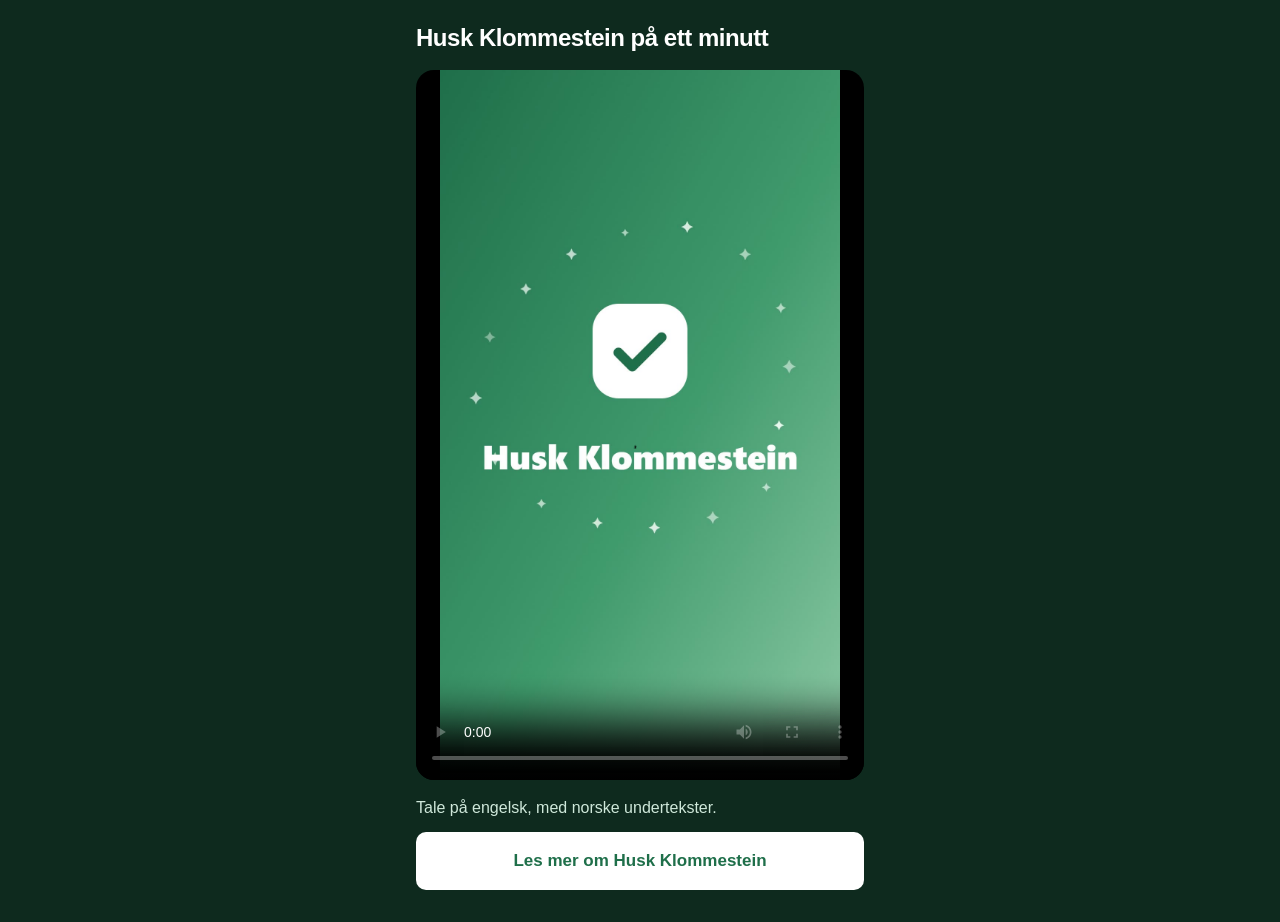
<file: film/index.html>
<!DOCTYPE html>
<html lang="no">
<head>
<meta charset="UTF-8">
<link rel="icon" href="/favicon.svg" type="image/svg+xml">
<link rel="apple-touch-icon" href="/apple-touch-icon.png">
<link rel="manifest" href="/manifest.webmanifest">
<meta name="viewport" content="width=device-width, initial-scale=1, viewport-fit=cover">
<title>Filmen om Husk Klommestein</title>
<meta name="description" content="Sjekklister med bilder. Se filmen (drøyt ett minutt).">
<meta property="og:title" content="Husk Klommestein – se filmen">
<meta property="og:description" content="Sjekklister med bilder.">
<meta property="og:image" content="https://husk.klommestein.no/film/plakat-2.jpg">
<meta property="og:type" content="video.other">
<link rel="stylesheet" href="/css/base.css">
<style>
  body { background: #0e2a1e; color: #fff; }
  .film-page {
    max-width: 480px;
    margin: 0 auto;
    padding: calc(env(safe-area-inset-top) + 20px) 16px calc(env(safe-area-inset-bottom) + 32px);
  }
  .film-page h1 { font-size: 1.5rem; margin: 0 0 14px; }
  .film-page video {
    display: block;
    width: 100%;
    aspect-ratio: 9 / 16;
    max-height: calc(100dvh - 190px);
    margin: 0 auto;
    border-radius: 18px;
    background: #000;
  }
  .film-page p { margin: 16px 0 0; color: #cfe8da; }
  .film-page a { color: #fff; font-weight: 600; }
  .film-page .button { margin-top: 12px; background: #fff; color: #1f6f4a; }
</style>
</head>
<body>
  <main class="film-page">
    <h1>Husk Klommestein på ett minutt</h1>
    <video src="/film/husk-klommestein-2.mp4" poster="/film/plakat-2.jpg" controls playsinline preload="metadata"></video>
    <p>Tale på engelsk, med norske undertekster.</p>
    <a class="button" href="/om/">Les mer om Husk Klommestein</a>
  </main>
</body>
</html>
</file>
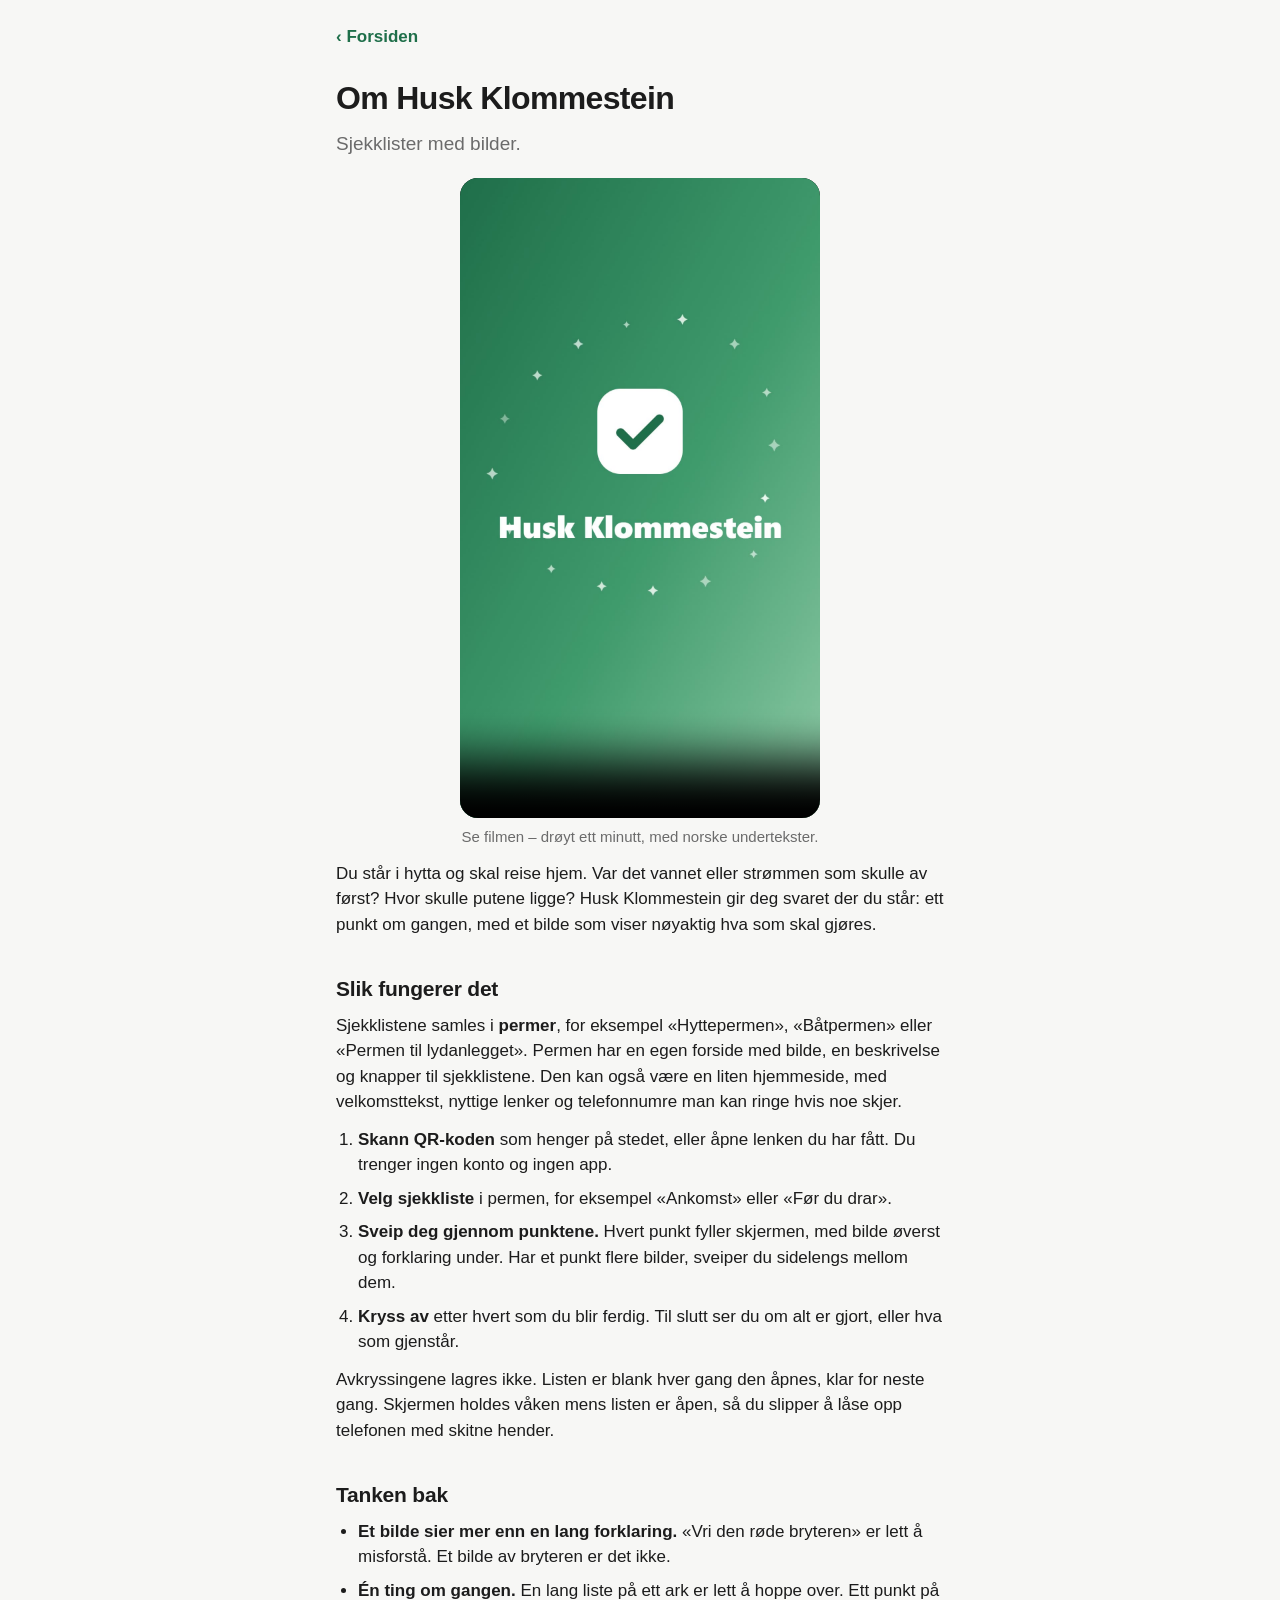
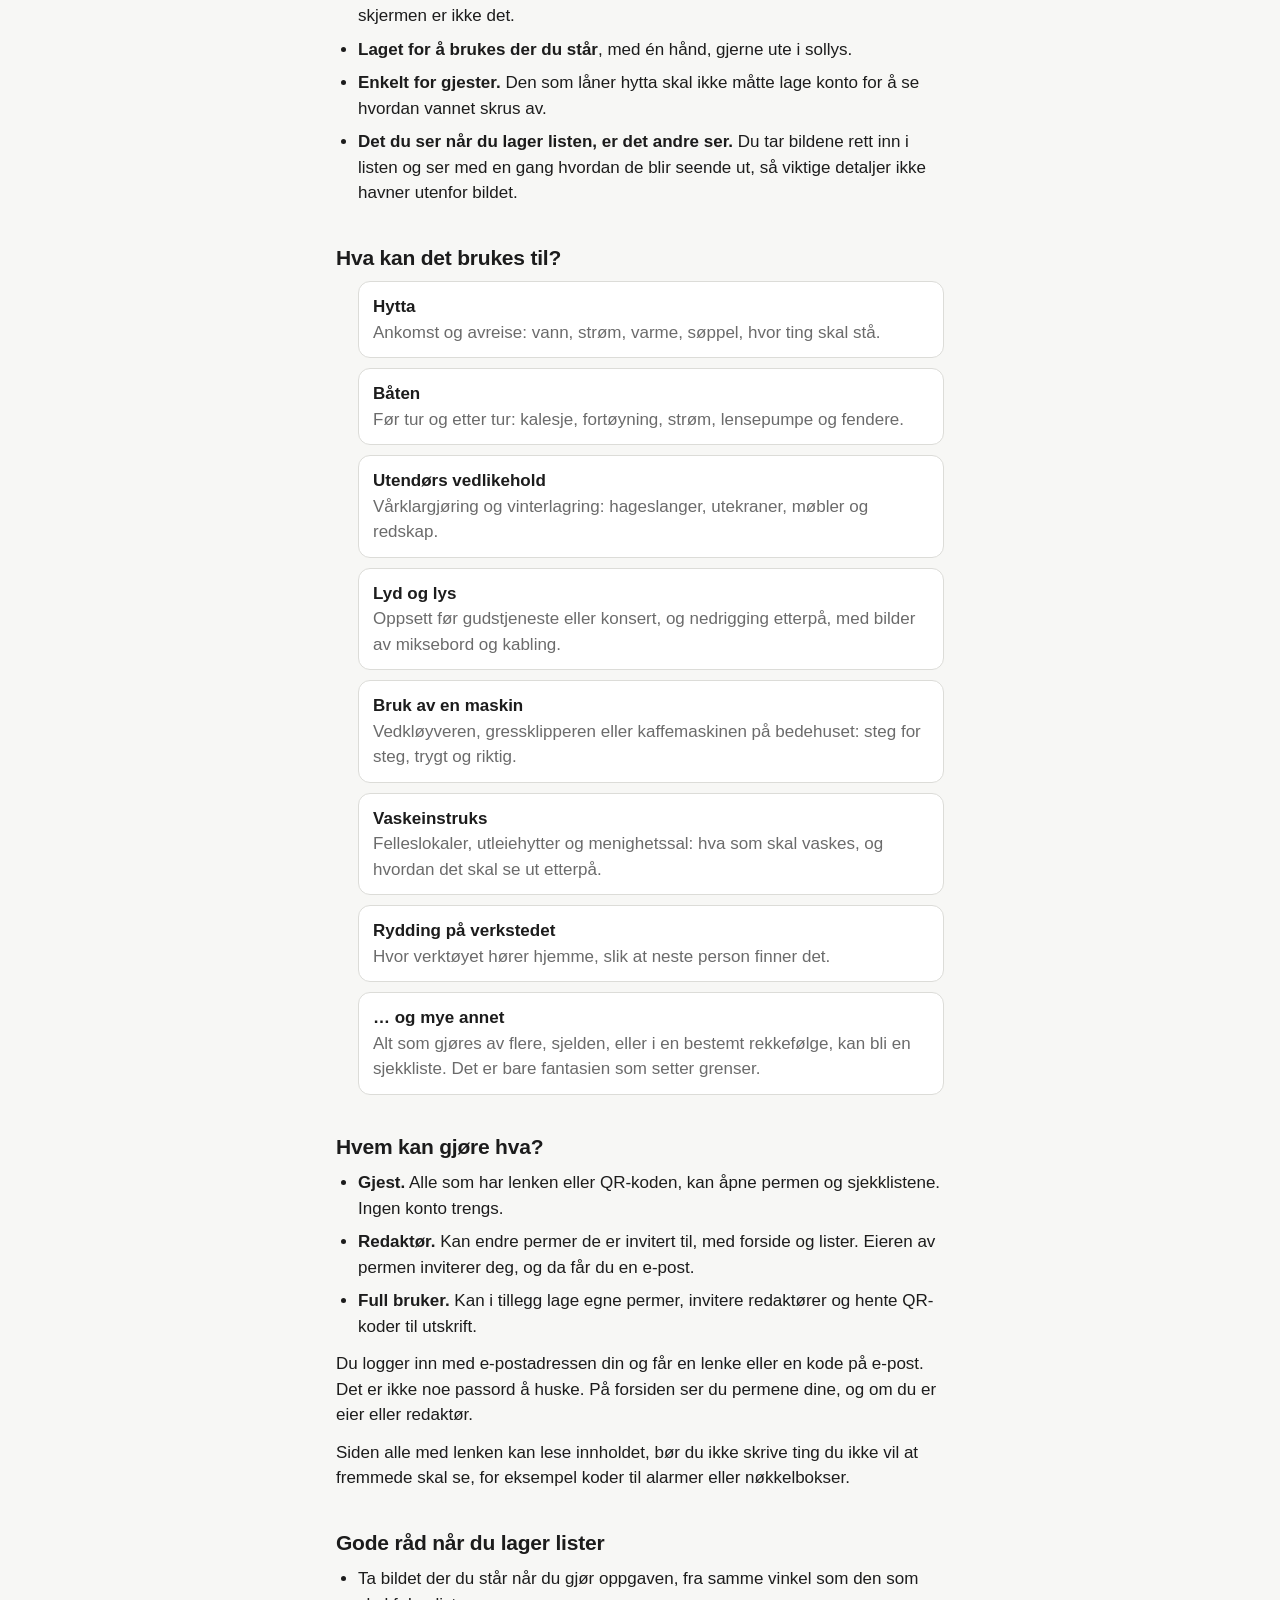
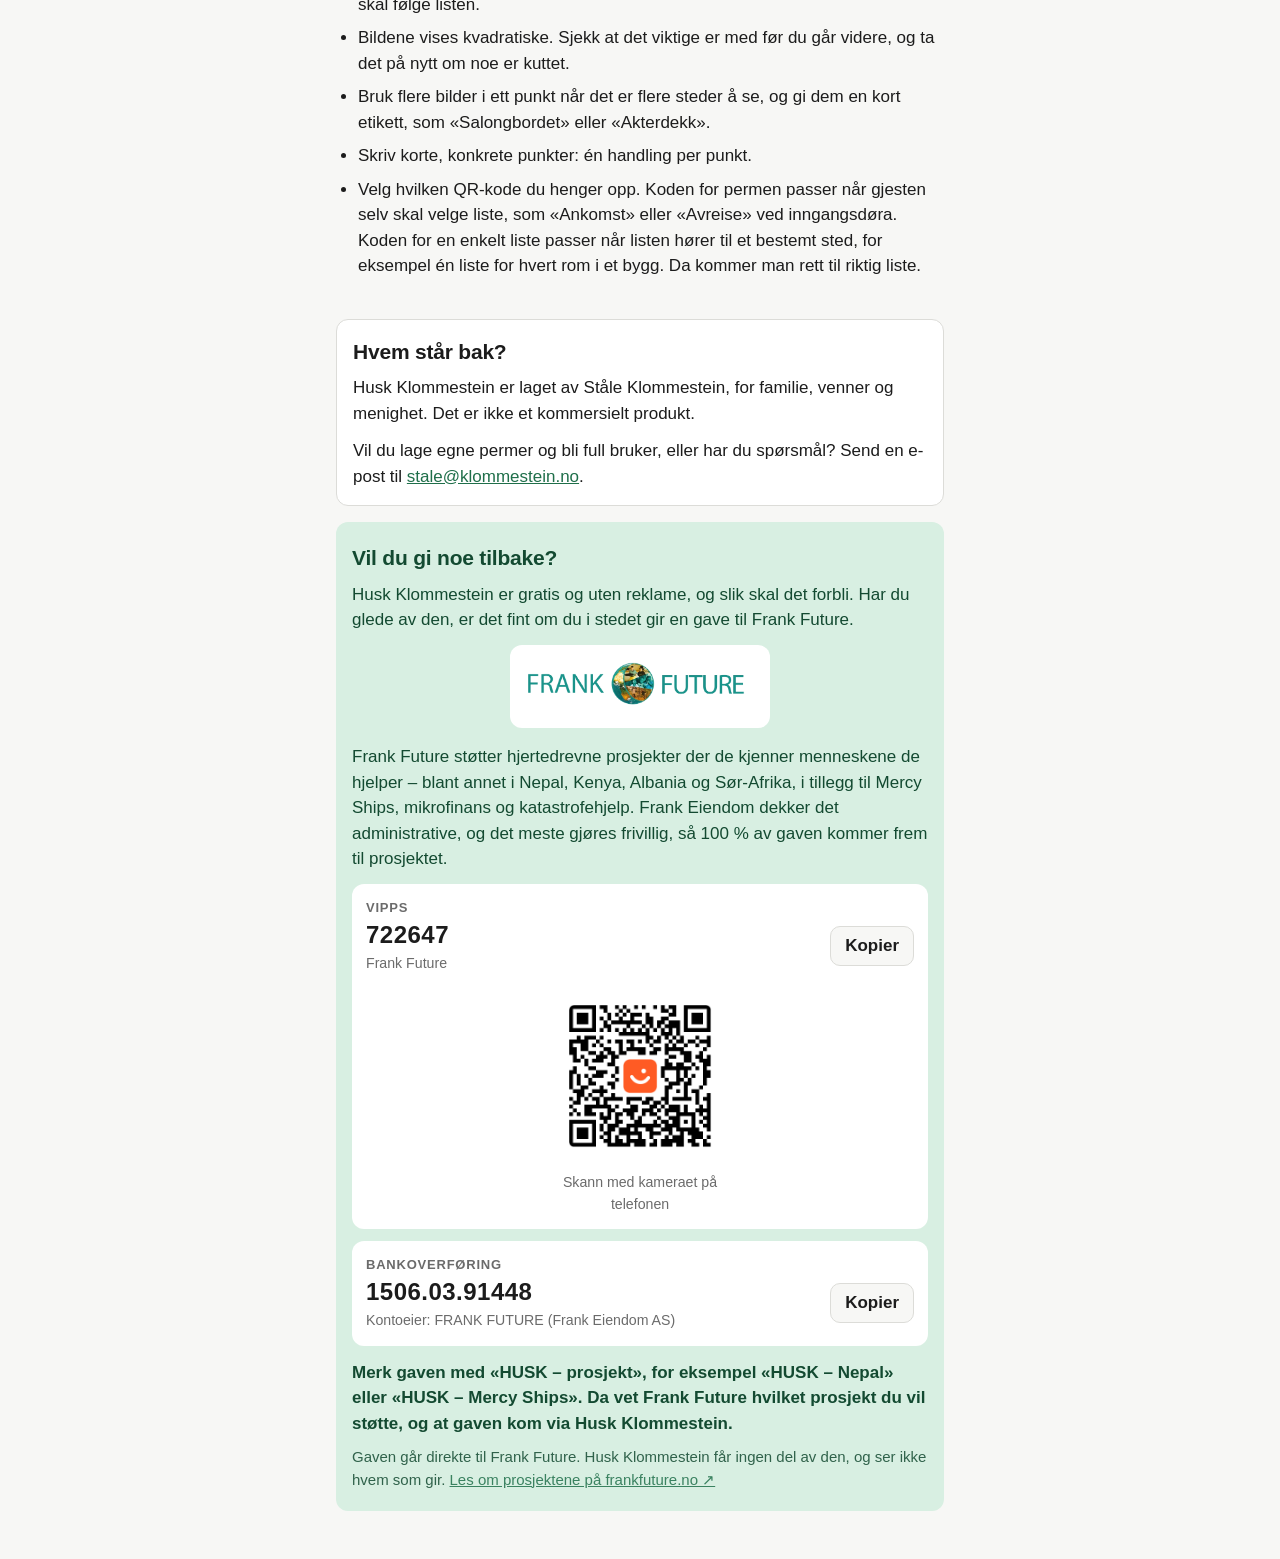
<file: om/index.html>
<!DOCTYPE html>
<html lang="no">
<head>
<meta charset="UTF-8">
<link rel="icon" href="/favicon.svg" type="image/svg+xml">
<link rel="apple-touch-icon" href="/apple-touch-icon.png">
<link rel="manifest" href="/manifest.webmanifest">
<meta name="viewport" content="width=device-width, initial-scale=1, viewport-fit=cover">
<meta name="robots" content="noindex, nofollow">
<title>Om Husk Klommestein</title>
<link rel="stylesheet" href="/css/base.css">
<style>
  .about {
    max-width: 640px;
    margin: 0 auto;
    padding: calc(env(safe-area-inset-top) + 24px) 16px calc(env(safe-area-inset-bottom) + 48px);
    font-size: 1.0625rem;
  }
  .about .back { font-weight: 600; text-decoration: none; }
  .about h1 { margin: 24px 0 8px; }
  .about .lead { font-size: 1.1875rem; color: var(--muted); margin: 0 0 8px; }
  .about h2 { font-size: 1.3125rem; margin: 36px 0 8px; letter-spacing: -0.01em; }
  .about p { margin: 0 0 12px; }
  .about ul, .about ol { margin: 0 0 12px; padding-left: 22px; }
  .about li { margin: 0 0 8px; }
  .examples { list-style: none; padding: 0; display: grid; gap: 10px; }
  .examples li {
    margin: 0;
    padding: 12px 14px;
    border: 1px solid var(--border);
    border-radius: 12px;
    background: var(--surface);
  }
  .examples strong { display: block; }
  .examples span { color: var(--muted); }
  .film {
    display: block;
    width: 100%;
    max-width: 360px;
    aspect-ratio: 9 / 16;
    margin: 20px auto 8px;
    border-radius: 18px;
    background: #000;
  }
  .film-caption { text-align: center; color: var(--muted); font-size: 0.9375rem; }
  /* Gave til Frank Future */
  .give {
    margin-top: 16px;
    padding: 20px 16px;
    border-radius: 12px;
    background: var(--accent-soft);
    color: var(--accent-soft-text);
    scroll-margin-top: 16px;
  }
  .give h2 { margin-top: 0; color: inherit; }
  .give p { color: inherit; }
  .give-logo {
    display: block;
    width: 100%;
    max-width: 260px;
    margin: 4px auto 16px;
    padding: 10px 16px;
    border-radius: 12px;
    background: #fff;
  }
  .give-logo img { display: block; width: 100%; height: auto; }
  .pay {
    margin-top: 12px;
    padding: 14px;
    border-radius: 12px;
    background: var(--surface);
    color: var(--text);
  }
  .pay-label { display: block; font-size: 0.8125rem; font-weight: 700; letter-spacing: 0.06em; text-transform: uppercase; color: var(--muted); }
  .pay-row { display: flex; align-items: center; justify-content: space-between; gap: 12px; flex-wrap: wrap; }
  .pay-number { font-size: 1.5rem; font-weight: 800; letter-spacing: 0.02em; font-variant-numeric: tabular-nums; }
  .pay small { display: block; color: var(--muted); }
  .copy {
    flex: none;
    min-height: 40px;
    padding: 0 14px;
    border: 1px solid var(--border);
    border-radius: 10px;
    background: var(--bg);
    color: var(--text);
    font: inherit;
    font-weight: 600;
    cursor: pointer;
  }
  .vipps-button {
    display: flex;
    align-items: center;
    justify-content: center;
    min-height: 52px;
    margin-top: 12px;
    border-radius: 12px;
    background: #ff5b24;
    color: #fff;
    font-weight: 800;
    font-size: 1.0625rem;
    text-decoration: none;
  }
  .vipps-qr { display: none; width: 180px; margin: 12px auto 0; }
  .vipps-qr img { display: block; width: 100%; height: auto; border-radius: 12px; }
  .vipps-qr small { text-align: center; margin-top: 6px; }
  /* På PC, der Vipps-appen ikke finnes: vis QR-koden i stedet for knappen. */
  @media (hover: hover) and (pointer: fine) {
    .vipps-button { display: none; }
    .vipps-qr { display: block; }
  }
  .give .note { margin: 14px 0 0; font-weight: 600; }
  .give .fine { margin: 10px 0 0; font-size: 0.9375rem; opacity: 0.85; }

  .contact {
    margin-top: 40px;
    padding: 16px;
    border-radius: 12px;
    background: var(--surface);
    border: 1px solid var(--border);
  }
</style>
</head>
<body>
  <main class="about">
    <a class="back" href="/">‹ Forsiden</a>

    <h1>Om Husk Klommestein</h1>
    <p class="lead">Sjekklister med bilder.</p>

    <video class="film" src="/film/husk-klommestein-2.mp4" poster="/film/plakat-2.jpg" controls playsinline preload="metadata"></video>
    <p class="film-caption">Se filmen – drøyt ett minutt, med norske undertekster.</p>

    <p>Du står i hytta og skal reise hjem. Var det vannet eller strømmen som skulle av først? Hvor skulle putene ligge? Husk Klommestein gir deg svaret der du står: ett punkt om gangen, med et bilde som viser nøyaktig hva som skal gjøres.</p>

    <h2>Slik fungerer det</h2>
    <p>Sjekklistene samles i <strong>permer</strong>, for eksempel «Hyttepermen», «Båtpermen» eller «Permen til lydanlegget». Permen har en egen forside med bilde, en beskrivelse og knapper til sjekklistene. Den kan også være en liten hjemmeside, med velkomsttekst, nyttige lenker og telefonnumre man kan ringe hvis noe skjer.</p>
    <ol>
      <li><strong>Skann QR-koden</strong> som henger på stedet, eller åpne lenken du har fått. Du trenger ingen konto og ingen app.</li>
      <li><strong>Velg sjekkliste</strong> i permen, for eksempel «Ankomst» eller «Før du drar».</li>
      <li><strong>Sveip deg gjennom punktene.</strong> Hvert punkt fyller skjermen, med bilde øverst og forklaring under. Har et punkt flere bilder, sveiper du sidelengs mellom dem.</li>
      <li><strong>Kryss av</strong> etter hvert som du blir ferdig. Til slutt ser du om alt er gjort, eller hva som gjenstår.</li>
    </ol>
    <p>Avkryssingene lagres ikke. Listen er blank hver gang den åpnes, klar for neste gang. Skjermen holdes våken mens listen er åpen, så du slipper å låse opp telefonen med skitne hender.</p>

    <h2>Tanken bak</h2>
    <ul>
      <li><strong>Et bilde sier mer enn en lang forklaring.</strong> «Vri den røde bryteren» er lett å misforstå. Et bilde av bryteren er det ikke.</li>
      <li><strong>Én ting om gangen.</strong> En lang liste på ett ark er lett å hoppe over. Ett punkt på skjermen er ikke det.</li>
      <li><strong>Laget for å brukes der du står</strong>, med én hånd, gjerne ute i sollys.</li>
      <li><strong>Enkelt for gjester.</strong> Den som låner hytta skal ikke måtte lage konto for å se hvordan vannet skrus av.</li>
      <li><strong>Det du ser når du lager listen, er det andre ser.</strong> Du tar bildene rett inn i listen og ser med en gang hvordan de blir seende ut, så viktige detaljer ikke havner utenfor bildet.</li>
    </ul>

    <h2>Hva kan det brukes til?</h2>
    <ul class="examples">
      <li><strong>Hytta</strong><span>Ankomst og avreise: vann, strøm, varme, søppel, hvor ting skal stå.</span></li>
      <li><strong>Båten</strong><span>Før tur og etter tur: kalesje, fortøyning, strøm, lensepumpe og fendere.</span></li>
      <li><strong>Utendørs vedlikehold</strong><span>Vårklargjøring og vinterlagring: hageslanger, utekraner, møbler og redskap.</span></li>
      <li><strong>Lyd og lys</strong><span>Oppsett før gudstjeneste eller konsert, og nedrigging etterpå, med bilder av miksebord og kabling.</span></li>
      <li><strong>Bruk av en maskin</strong><span>Vedkløyveren, gressklipperen eller kaffemaskinen på bedehuset: steg for steg, trygt og riktig.</span></li>
      <li><strong>Vaskeinstruks</strong><span>Felleslokaler, utleiehytter og menighetssal: hva som skal vaskes, og hvordan det skal se ut etterpå.</span></li>
      <li><strong>Rydding på verkstedet</strong><span>Hvor verktøyet hører hjemme, slik at neste person finner det.</span></li>
      <li><strong>… og mye annet</strong><span>Alt som gjøres av flere, sjelden, eller i en bestemt rekkefølge, kan bli en sjekkliste. Det er bare fantasien som setter grenser.</span></li>
    </ul>

    <h2>Hvem kan gjøre hva?</h2>
    <ul>
      <li><strong>Gjest.</strong> Alle som har lenken eller QR-koden, kan åpne permen og sjekklistene. Ingen konto trengs.</li>
      <li><strong>Redaktør.</strong> Kan endre permer de er invitert til, med forside og lister. Eieren av permen inviterer deg, og da får du en e-post.</li>
      <li><strong>Full bruker.</strong> Kan i tillegg lage egne permer, invitere redaktører og hente QR-koder til utskrift.</li>
    </ul>
    <p>Du logger inn med e-postadressen din og får en lenke eller en kode på e-post. Det er ikke noe passord å huske. På forsiden ser du permene dine, og om du er eier eller redaktør.</p>
    <p>Siden alle med lenken kan lese innholdet, bør du ikke skrive ting du ikke vil at fremmede skal se, for eksempel koder til alarmer eller nøkkelbokser.</p>

    <h2>Gode råd når du lager lister</h2>
    <ul>
      <li>Ta bildet der du står når du gjør oppgaven, fra samme vinkel som den som skal følge listen.</li>
      <li>Bildene vises kvadratiske. Sjekk at det viktige er med før du går videre, og ta det på nytt om noe er kuttet.</li>
      <li>Bruk flere bilder i ett punkt når det er flere steder å se, og gi dem en kort etikett, som «Salongbordet» eller «Akterdekk».</li>
      <li>Skriv korte, konkrete punkter: én handling per punkt.</li>
      <li>Velg hvilken QR-kode du henger opp. Koden for permen passer når gjesten selv skal velge liste, som «Ankomst» eller «Avreise» ved inngangsdøra. Koden for en enkelt liste passer når listen hører til et bestemt sted, for eksempel én liste for hvert rom i et bygg. Da kommer man rett til riktig liste.</li>
    </ul>

    <div class="contact">
      <h2 style="margin-top: 0;">Hvem står bak?</h2>
      <p>Husk Klommestein er laget av Ståle Klommestein, for familie, venner og menighet. Det er ikke et kommersielt produkt.</p>
      <p style="margin: 0;">Vil du lage egne permer og bli full bruker, eller har du spørsmål? Send en e-post til <a href="mailto:stale@klommestein.no">stale@klommestein.no</a>.</p>
    </div>

    <section id="gi" class="give">
      <h2>Vil du gi noe tilbake?</h2>
      <p>Husk Klommestein er gratis og uten reklame, og slik skal det forbli. Har du glede av den, er det fint om du i stedet gir en gave til Frank Future.</p>
      <a class="give-logo" href="https://www.frankfuture.no/" target="_blank" rel="noopener noreferrer">
        <img src="/bilder/frankfuture-logo.webp" alt="Frank Future" width="700" height="195">
      </a>
      <p>Frank Future støtter hjertedrevne prosjekter der de kjenner menneskene de hjelper – blant annet i Nepal, Kenya, Albania og Sør-Afrika, i tillegg til Mercy Ships, mikrofinans og katastrofehjelp. Frank Eiendom dekker det administrative, og det meste gjøres frivillig, så 100 % av gaven kommer frem til prosjektet.</p>

      <div class="pay">
        <span class="pay-label">Vipps</span>
        <div class="pay-row">
          <span><span class="pay-number">722647</span><small>Frank Future</small></span>
          <button class="copy" type="button" data-copy="722647">Kopier</button>
        </div>
        <a class="vipps-button" href="https://qr.vipps.no/28/2/05/031/Ggh5J_Wfp">Gi med Vipps</a>
        <div class="vipps-qr">
          <img src="/bilder/frankfuture-vipps-qr.png" alt="QR-kode for Vipps til Frank Future" width="800" height="800">
          <small>Skann med kameraet på telefonen</small>
        </div>
      </div>

      <div class="pay">
        <span class="pay-label">Bankoverføring</span>
        <div class="pay-row">
          <span><span class="pay-number">1506.03.91448</span><small>Kontoeier: FRANK FUTURE (Frank Eiendom AS)</small></span>
          <button class="copy" type="button" data-copy="15060391448">Kopier</button>
        </div>
      </div>

      <p class="note">Merk gaven med «HUSK – prosjekt», for eksempel «HUSK – Nepal» eller «HUSK – Mercy Ships». Da vet Frank Future hvilket prosjekt du vil støtte, og at gaven kom via Husk Klommestein.</p>
      <p class="fine">Gaven går direkte til Frank Future. Husk Klommestein får ingen del av den, og ser ikke hvem som gir.
        <a href="https://www.frankfuture.no/prosjekter/" target="_blank" rel="noopener noreferrer">Les om prosjektene på frankfuture.no ↗</a></p>
    </section>
  </main>
  <script>
    // Kopier-knappene: nummeret legges på utklippstavlen, med en kort bekreftelse.
    for (const button of document.querySelectorAll('[data-copy]')) {
      button.addEventListener('click', async () => {
        try {
          await navigator.clipboard.writeText(button.dataset.copy);
          button.textContent = 'Kopiert ✓';
        } catch {
          button.textContent = 'Kunne ikke kopiere';
        }
        setTimeout(() => { button.textContent = 'Kopier'; }, 2000);
      });
    }
  </script>
</body>
</html>
</file>
<file: css/base.css>
:root {
  --bg: #f7f7f5;
  --surface: #ffffff;
  --text: #1c1c1c;
  --muted: #6b6b6b;
  --border: #dcdcd8;
  --accent: #1f6f4a;
  --accent-text: #ffffff;
  --accent-soft: #d8efe2;
  --accent-soft-text: #134a31;
  --error: #b3261e;
  /* Spiralen i en spiralperm: én vinding, gjentatt nedover. Hullet i arket og
     en ståltråd som går rundt kanten og inn i hullet. */
  --spiral-page: url("data:image/svg+xml,%3Csvg xmlns='http://www.w3.org/2000/svg' width='34' height='20'%3E%3Cdefs%3E%3ClinearGradient id='w' x1='0' y1='0' x2='0' y2='1'%3E%3Cstop offset='0' stop-color='%23f4f6f7'/%3E%3Cstop offset='.5' stop-color='%23a9b0b5'/%3E%3Cstop offset='1' stop-color='%236d757b'/%3E%3C/linearGradient%3E%3C/defs%3E%3Ccircle cx='24' cy='11' r='3.6' fill='%23000' fill-opacity='.55'/%3E%3Cpath d='M0 14 C6 3 17 2 24 10' fill='none' stroke='%23000' stroke-opacity='.22' stroke-width='3.4' stroke-linecap='round' transform='translate(0 1.4)'/%3E%3Cpath d='M0 14 C6 3 17 2 24 10' fill='none' stroke='url(%23w)' stroke-width='3' stroke-linecap='round'/%3E%3C/svg%3E");
  --spiral-card: url("data:image/svg+xml,%3Csvg xmlns='http://www.w3.org/2000/svg' width='24' height='13'%3E%3Cdefs%3E%3ClinearGradient id='w' x1='0' y1='0' x2='0' y2='1'%3E%3Cstop offset='0' stop-color='%23f4f6f7'/%3E%3Cstop offset='.5' stop-color='%23a9b0b5'/%3E%3Cstop offset='1' stop-color='%236d757b'/%3E%3C/linearGradient%3E%3C/defs%3E%3Ccircle cx='16.5' cy='7' r='2.5' fill='%23000' fill-opacity='.55'/%3E%3Cpath d='M0 9.5 C4 2 11 1.5 16.5 6.5' fill='none' stroke='%23000' stroke-opacity='.22' stroke-width='2.6' stroke-linecap='round' transform='translate(0 1)'/%3E%3Cpath d='M0 9.5 C4 2 11 1.5 16.5 6.5' fill='none' stroke='url(%23w)' stroke-width='2.2' stroke-linecap='round'/%3E%3C/svg%3E");
  color-scheme: light dark;
}

@media (prefers-color-scheme: dark) {
  :root {
    --bg: #121212;
    --surface: #1e1e1e;
    --text: #f0f0ee;
    --muted: #a3a3a0;
    --border: #3a3a38;
    --accent: #4fb584;
    --accent-text: #0b1f15;
    --accent-soft: #1d3a2b;
    --accent-soft-text: #bfe8d0;
    --error: #f2b8b5;
  }
}

* { box-sizing: border-box; }

body {
  margin: 0;
  min-height: 100dvh;
  background: var(--bg);
  color: var(--text);
  font-family: -apple-system, BlinkMacSystemFont, "Segoe UI", Roboto, Helvetica, Arial, sans-serif;
  font-size: 1rem;
  line-height: 1.5;
}

a { color: var(--accent); }

h1 { font-size: 2rem; margin: 0 0 8px; letter-spacing: -0.02em; }

.muted { color: var(--muted); }
.error { color: var(--error); }

.page {
  min-height: 100dvh;
  display: flex;
  flex-direction: column;
  justify-content: center;
  max-width: 420px;
  margin: 0 auto;
  padding: 24px 16px;
}

label { display: block; font-weight: 600; margin-bottom: 6px; }

/* Minst 16px, ellers zoomer iPhone Safari inn når feltet får fokus. */
input[type="email"],
input.text,
input.code {
  width: 100%;
  font: inherit;
  font-size: 1.0625rem;
  padding: 14px 12px;
  border: 1px solid var(--border);
  border-radius: 10px;
  background: var(--surface);
  color: var(--text);
}

input.code {
  font-size: 1.5rem;
  letter-spacing: 0.3em;
  text-align: center;
  font-variant-numeric: tabular-nums;
}

.button {
  display: block;
  width: 100%;
  margin-top: 12px;
  padding: 16px;
  border: 0;
  border-radius: 10px;
  background: var(--accent);
  color: var(--accent-text);
  font: inherit;
  font-weight: 600;
  font-size: 1.0625rem;
  text-align: center;
  text-decoration: none;
  cursor: pointer;
}

.button.secondary {
  background: transparent;
  color: var(--text);
  border: 1px solid var(--border);
}

.button:disabled { opacity: 0.6; cursor: default; }

[hidden] { display: none !important; }
</file>
